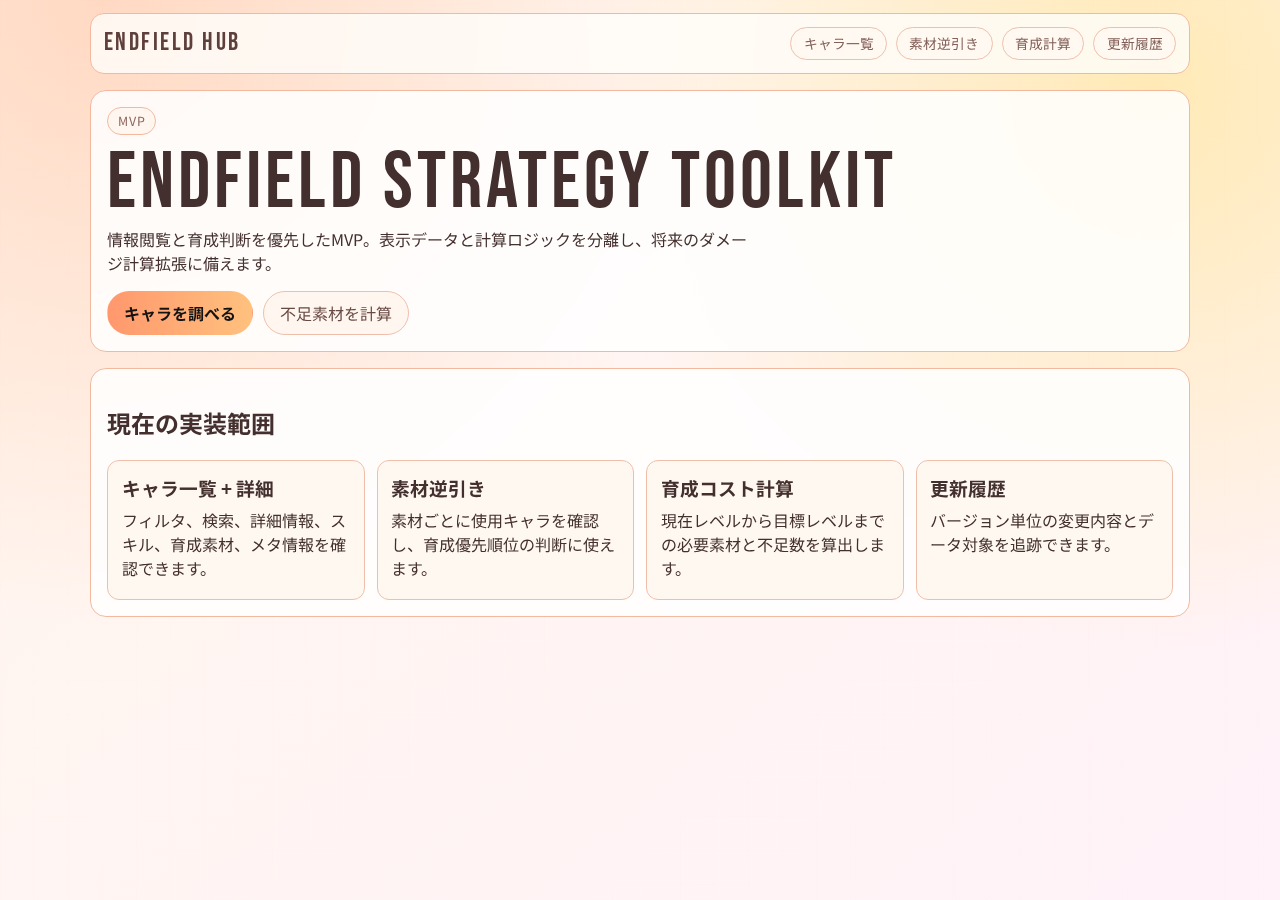
<file: index.html>
<!doctype html>
<html lang="ja">
<head>
  <meta charset="utf-8">
  <meta name="viewport" content="width=device-width, initial-scale=1">
  <title>Endfield 攻略・育成ハブ</title>
  <meta name="description" content="Endfieldの攻略情報、育成、計算ツールをまとめるMVPサイト。">
  <link rel="preconnect" href="https://fonts.googleapis.com">
  <link rel="preconnect" href="https://fonts.gstatic.com" crossorigin>
  <link href="https://fonts.googleapis.com/css2?family=Bebas+Neue&family=Noto+Sans+JP:wght@400;500;700;900&display=swap" rel="stylesheet">
  <link rel="stylesheet" href="./styles.css">
</head>
<body>
  <div class="bg-grid"></div>
  <header class="shell-header">
    <div class="shell-inner">
      <a class="logo" href="./index.html">ENDFIELD HUB</a>
      <nav class="top-nav">
        <a href="./characters.html">キャラ一覧</a>
        <a href="./materials.html">素材逆引き</a>
        <a href="./calculator.html">育成計算</a>
        <a href="./updates.html">更新履歴</a>
      </nav>
    </div>
  </header>

  <main class="shell-main">
    <section class="hero">
      <p class="badge">MVP</p>
      <h1>ENDFIELD STRATEGY TOOLKIT</h1>
      <p class="hero-copy">
        情報閲覧と育成判断を優先したMVP。表示データと計算ロジックを分離し、将来のダメージ計算拡張に備えます。
      </p>
      <div class="cta-row">
        <a class="btn-primary" href="./characters.html">キャラを調べる</a>
        <a class="btn-ghost" href="./calculator.html">不足素材を計算</a>
      </div>
    </section>

    <section class="panel">
      <h2>現在の実装範囲</h2>
      <div class="card-grid">
        <article class="info-card">
          <h3>キャラ一覧 + 詳細</h3>
          <p>フィルタ、検索、詳細情報、スキル、育成素材、メタ情報を確認できます。</p>
        </article>
        <article class="info-card">
          <h3>素材逆引き</h3>
          <p>素材ごとに使用キャラを確認し、育成優先順位の判断に使えます。</p>
        </article>
        <article class="info-card">
          <h3>育成コスト計算</h3>
          <p>現在レベルから目標レベルまでの必要素材と不足数を算出します。</p>
        </article>
        <article class="info-card">
          <h3>更新履歴</h3>
          <p>バージョン単位の変更内容とデータ対象を追跡できます。</p>
        </article>
      </div>
    </section>
  </main>
</body>
</html>
</file>
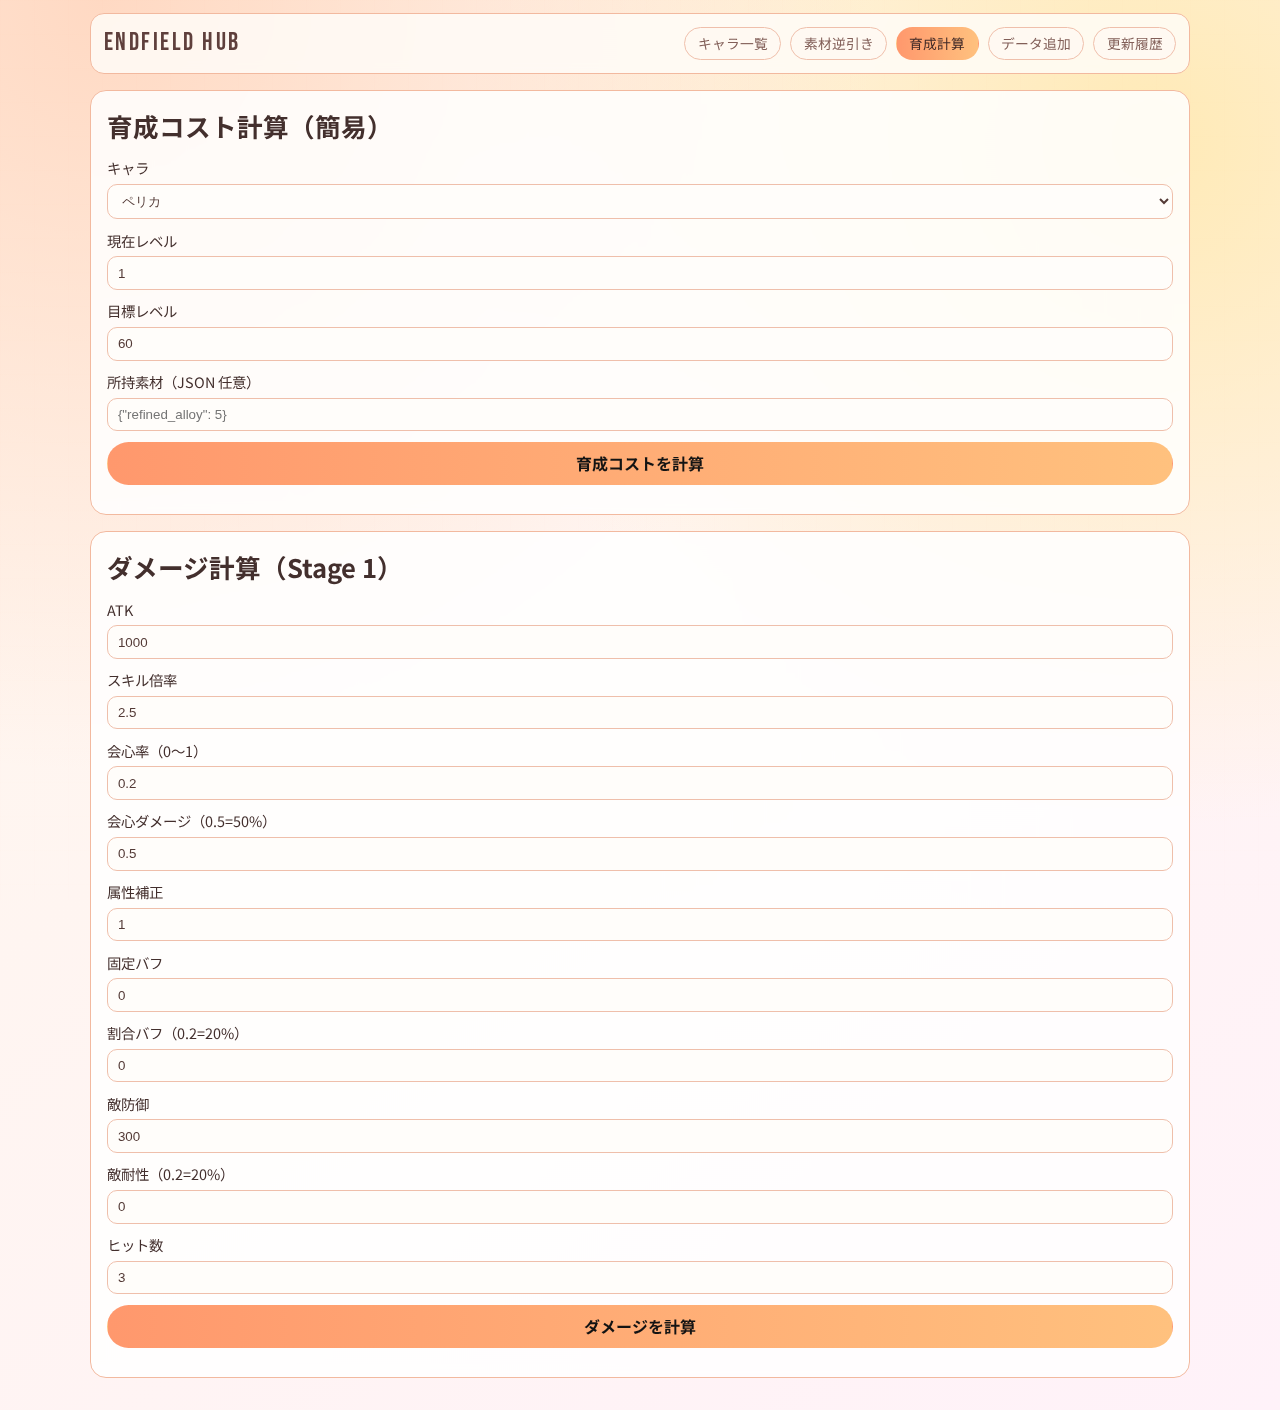
<file: calculator.html>
<!doctype html>
<html lang="ja">
<head>
  <meta charset="utf-8">
  <meta name="viewport" content="width=device-width, initial-scale=1">
  <title>育成コスト・ダメージ計算 | Endfield</title>
  <link rel="preconnect" href="https://fonts.googleapis.com">
  <link rel="preconnect" href="https://fonts.gstatic.com" crossorigin>
  <link href="https://fonts.googleapis.com/css2?family=Bebas+Neue&family=Noto+Sans+JP:wght@400;500;700;900&display=swap" rel="stylesheet">
  <link rel="stylesheet" href="./styles.css">
</head>
<body>
  <div class="bg-grid"></div>
  <header class="shell-header">
    <div class="shell-inner">
      <a class="logo" href="./index.html">ENDFIELD HUB</a>
      <nav class="top-nav">
        <a href="./characters.html">キャラ一覧</a>
        <a href="./materials.html">素材逆引き</a>
        <a class="is-current" href="./calculator.html">育成計算</a>
        <a href="./editor.html">データ追加</a>
        <a href="./updates.html">更新履歴</a>
      </nav>
    </div>
  </header>

  <main class="shell-main">
    <section class="panel">
      <div class="panel-head">
        <h1 class="page-title">育成コスト計算（簡易）</h1>
      </div>
      <form id="calcForm" class="form-grid">
        <label>キャラ
          <select id="characterSelect"></select>
        </label>
        <label>現在レベル
          <input id="currentLevel" type="number" min="1" max="60" value="1">
        </label>
        <label>目標レベル
          <input id="targetLevel" type="number" min="1" max="60" value="60">
        </label>
        <label>所持素材（JSON 任意）
          <input id="ownedMaterials" type="text" placeholder='{"refined_alloy": 5}'>
        </label>
        <button class="btn-primary" type="submit">育成コストを計算</button>
      </form>
      <div id="calcResult" class="stack"></div>
    </section>

    <section class="panel">
      <div class="panel-head">
        <h1 class="page-title">ダメージ計算（Stage 1）</h1>
      </div>
      <form id="damageForm" class="form-grid">
        <label>ATK
          <input id="dAtk" type="number" value="1000" min="0">
        </label>
        <label>スキル倍率
          <input id="dMultiplier" type="number" value="2.5" step="0.01" min="0">
        </label>
        <label>会心率（0〜1）
          <input id="dCritRate" type="number" value="0.2" step="0.01" min="0" max="1">
        </label>
        <label>会心ダメージ（0.5=50%）
          <input id="dCritDamage" type="number" value="0.5" step="0.01" min="0">
        </label>
        <label>属性補正
          <input id="dElementModifier" type="number" value="1" step="0.01" min="0">
        </label>
        <label>固定バフ
          <input id="dFlatBuff" type="number" value="0" step="1">
        </label>
        <label>割合バフ（0.2=20%）
          <input id="dPercentBuff" type="number" value="0" step="0.01">
        </label>
        <label>敵防御
          <input id="dEnemyDef" type="number" value="300" min="0">
        </label>
        <label>敵耐性（0.2=20%）
          <input id="dEnemyResist" type="number" value="0" step="0.01">
        </label>
        <label>ヒット数
          <input id="dHitCount" type="number" value="3" min="1">
        </label>
        <button class="btn-primary" type="submit">ダメージを計算</button>
      </form>
      <div id="damageResult" class="stack"></div>
    </section>
  </main>

  <script type="module" src="./assets/js/calculator.js"></script>
</body>
</html>
</file>
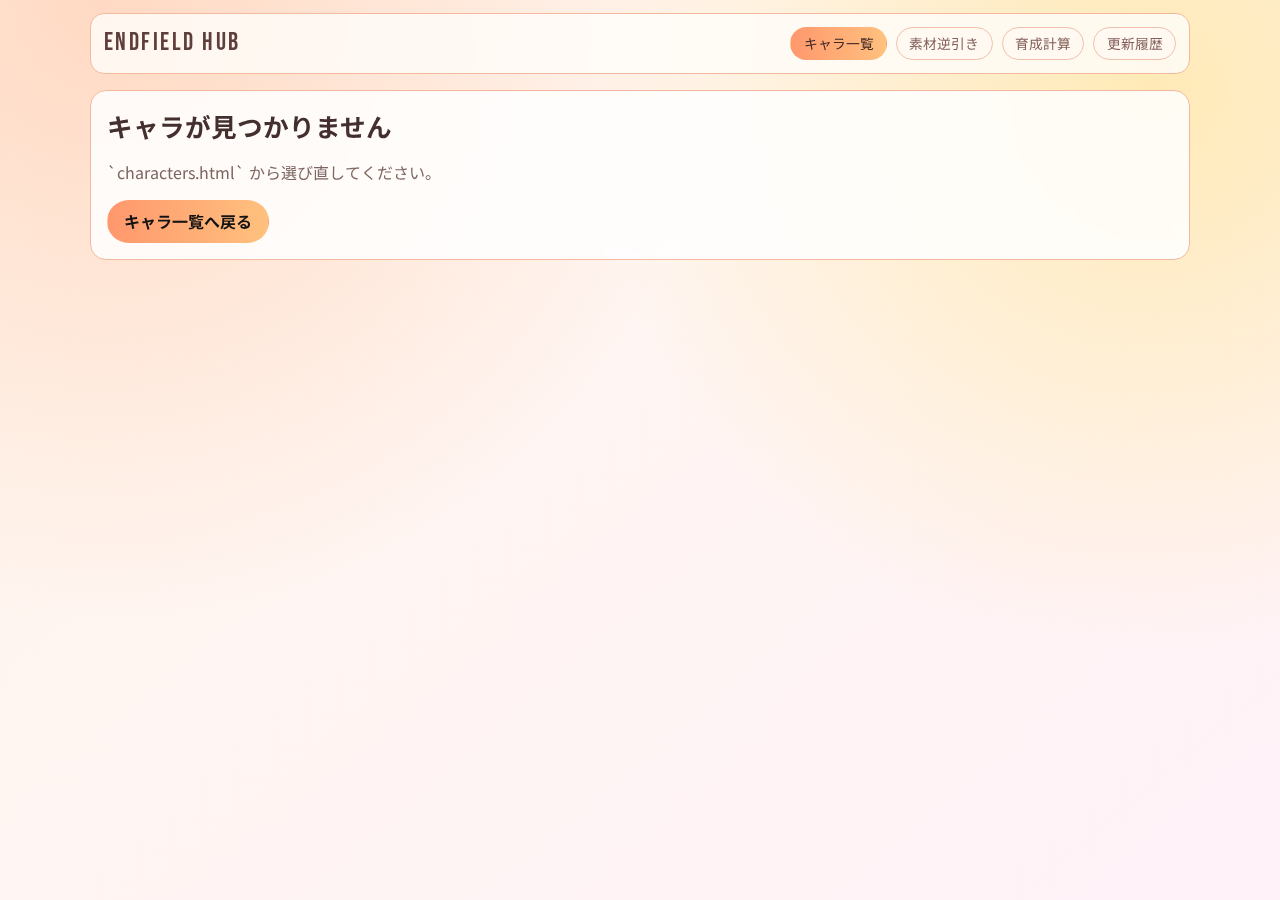
<file: character.html>
<!doctype html>
<html lang="ja">
<head>
  <meta charset="utf-8">
  <meta name="viewport" content="width=device-width, initial-scale=1">
  <title>キャラ詳細 | Endfield</title>
  <link rel="preconnect" href="https://fonts.googleapis.com">
  <link rel="preconnect" href="https://fonts.gstatic.com" crossorigin>
  <link href="https://fonts.googleapis.com/css2?family=Bebas+Neue&family=Noto+Sans+JP:wght@400;500;700;900&display=swap" rel="stylesheet">
  <link rel="stylesheet" href="./styles.css">
</head>
<body>
  <div class="bg-grid"></div>
  <header class="shell-header">
    <div class="shell-inner">
      <a class="logo" href="./index.html">ENDFIELD HUB</a>
      <nav class="top-nav">
        <a class="is-current" href="./characters.html">キャラ一覧</a>
        <a href="./materials.html">素材逆引き</a>
        <a href="./calculator.html">育成計算</a>
        <a href="./updates.html">更新履歴</a>
      </nav>
    </div>
  </header>

  <main class="shell-main">
    <section id="notFound" class="panel hidden">
      <h1 class="page-title">キャラが見つかりません</h1>
      <p class="muted">`characters.html` から選び直してください。</p>
      <a class="btn-primary" href="./characters.html">キャラ一覧へ戻る</a>
    </section>

    <section id="detailView" class="panel hidden">
      <div class="panel-head">
        <h1 id="charName" class="page-title"></h1>
        <span id="metaTag" class="chip"></span>
      </div>

      <div class="tab-list">
        <button class="tab-btn is-active" data-tab="overview">概要</button>
        <button class="tab-btn" data-tab="skills">スキル</button>
        <button class="tab-btn" data-tab="growth">育成</button>
        <button class="tab-btn" data-tab="build">ビルド</button>
      </div>

      <div id="tab-overview" class="tab-panel"></div>
      <div id="tab-skills" class="tab-panel hidden"></div>
      <div id="tab-growth" class="tab-panel hidden"></div>
      <div id="tab-build" class="tab-panel hidden"></div>
    </section>
  </main>

  <script type="module" src="./assets/js/character.js"></script>
</body>
</html>
</file>
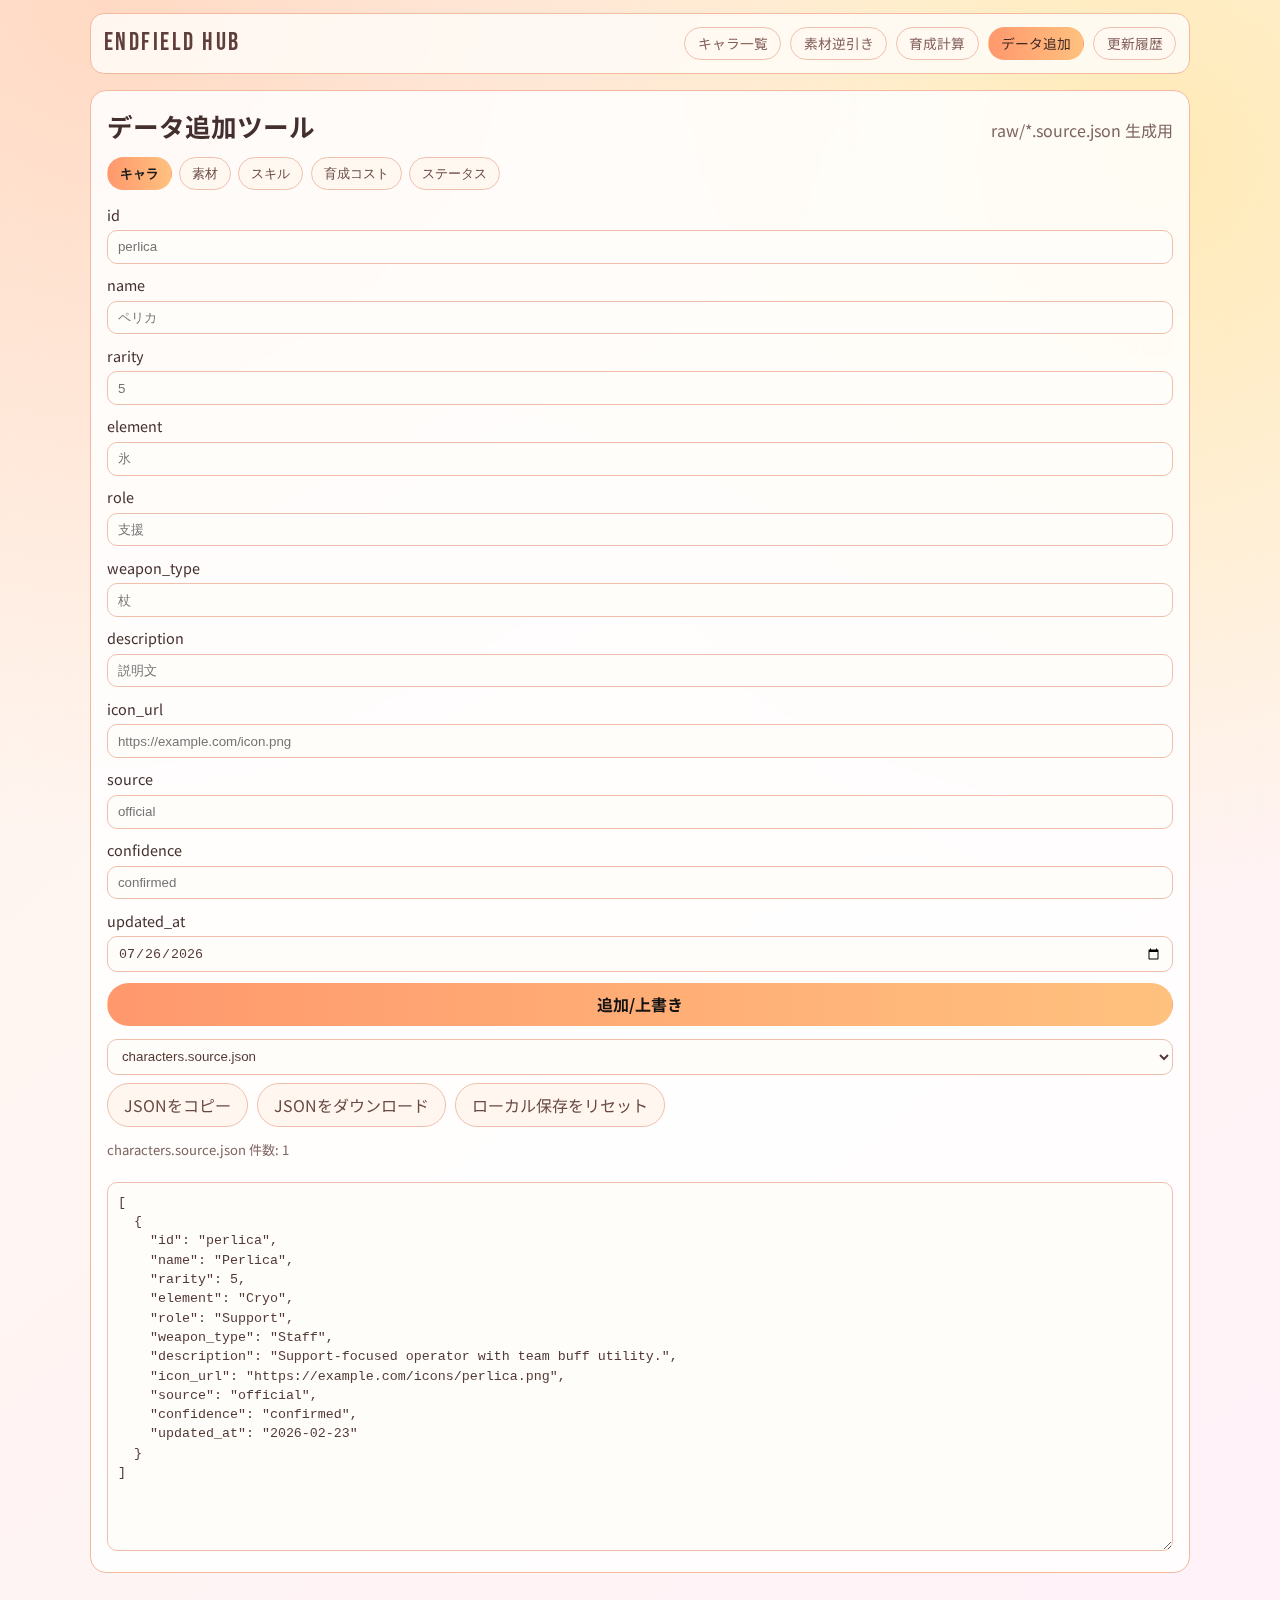
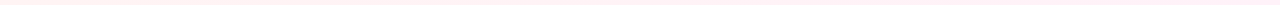
<file: editor.html>
<!doctype html>
<html lang="ja">
<head>
  <meta charset="utf-8">
  <meta name="viewport" content="width=device-width, initial-scale=1">
  <title>データ追加 | Endfield</title>
  <link rel="preconnect" href="https://fonts.googleapis.com">
  <link rel="preconnect" href="https://fonts.gstatic.com" crossorigin>
  <link href="https://fonts.googleapis.com/css2?family=Bebas+Neue&family=Noto+Sans+JP:wght@400;500;700;900&display=swap" rel="stylesheet">
  <link rel="stylesheet" href="./styles.css">
</head>
<body>
  <div class="bg-grid"></div>
  <header class="shell-header">
    <div class="shell-inner">
      <a class="logo" href="./index.html">ENDFIELD HUB</a>
      <nav class="top-nav">
        <a href="./characters.html">キャラ一覧</a>
        <a href="./materials.html">素材逆引き</a>
        <a href="./calculator.html">育成計算</a>
        <a class="is-current" href="./editor.html">データ追加</a>
        <a href="./updates.html">更新履歴</a>
      </nav>
    </div>
  </header>

  <main class="shell-main">
    <section class="panel">
      <div class="panel-head">
        <h1 class="page-title">データ追加ツール</h1>
        <span class="muted">raw/*.source.json 生成用</span>
      </div>

      <div class="tab-list">
        <button class="tab-btn is-active" data-tab="editor-characters">キャラ</button>
        <button class="tab-btn" data-tab="editor-materials">素材</button>
        <button class="tab-btn" data-tab="editor-skills">スキル</button>
        <button class="tab-btn" data-tab="editor-costs">育成コスト</button>
        <button class="tab-btn" data-tab="editor-stats">ステータス</button>
      </div>

      <div id="editor-characters" class="tab-panel">
        <form id="characterForm" class="form-grid"></form>
      </div>
      <div id="editor-materials" class="tab-panel hidden">
        <form id="materialForm" class="form-grid"></form>
      </div>
      <div id="editor-skills" class="tab-panel hidden">
        <form id="skillForm" class="form-grid"></form>
      </div>
      <div id="editor-costs" class="tab-panel hidden">
        <form id="costForm" class="form-grid"></form>
      </div>
      <div id="editor-stats" class="tab-panel hidden">
        <form id="statsForm" class="form-grid"></form>
      </div>

      <div class="editor-actions">
        <select id="datasetSelect">
          <option value="characters">characters.source.json</option>
          <option value="materials">materials.source.json</option>
          <option value="character_skills">character_skills.source.json</option>
          <option value="upgrade_costs">upgrade_costs.source.json</option>
          <option value="character_stats">character_stats.source.json</option>
        </select>
        <button id="copyBtn" class="btn-ghost" type="button">JSONをコピー</button>
        <button id="downloadBtn" class="btn-ghost" type="button">JSONをダウンロード</button>
        <button id="resetBtn" class="btn-ghost" type="button">ローカル保存をリセット</button>
      </div>

      <p id="editorStatus" class="tiny"></p>
      <textarea id="jsonOutput" rows="18"></textarea>
    </section>
  </main>

  <script type="module" src="./assets/js/editor.js"></script>
</body>
</html>
</file>
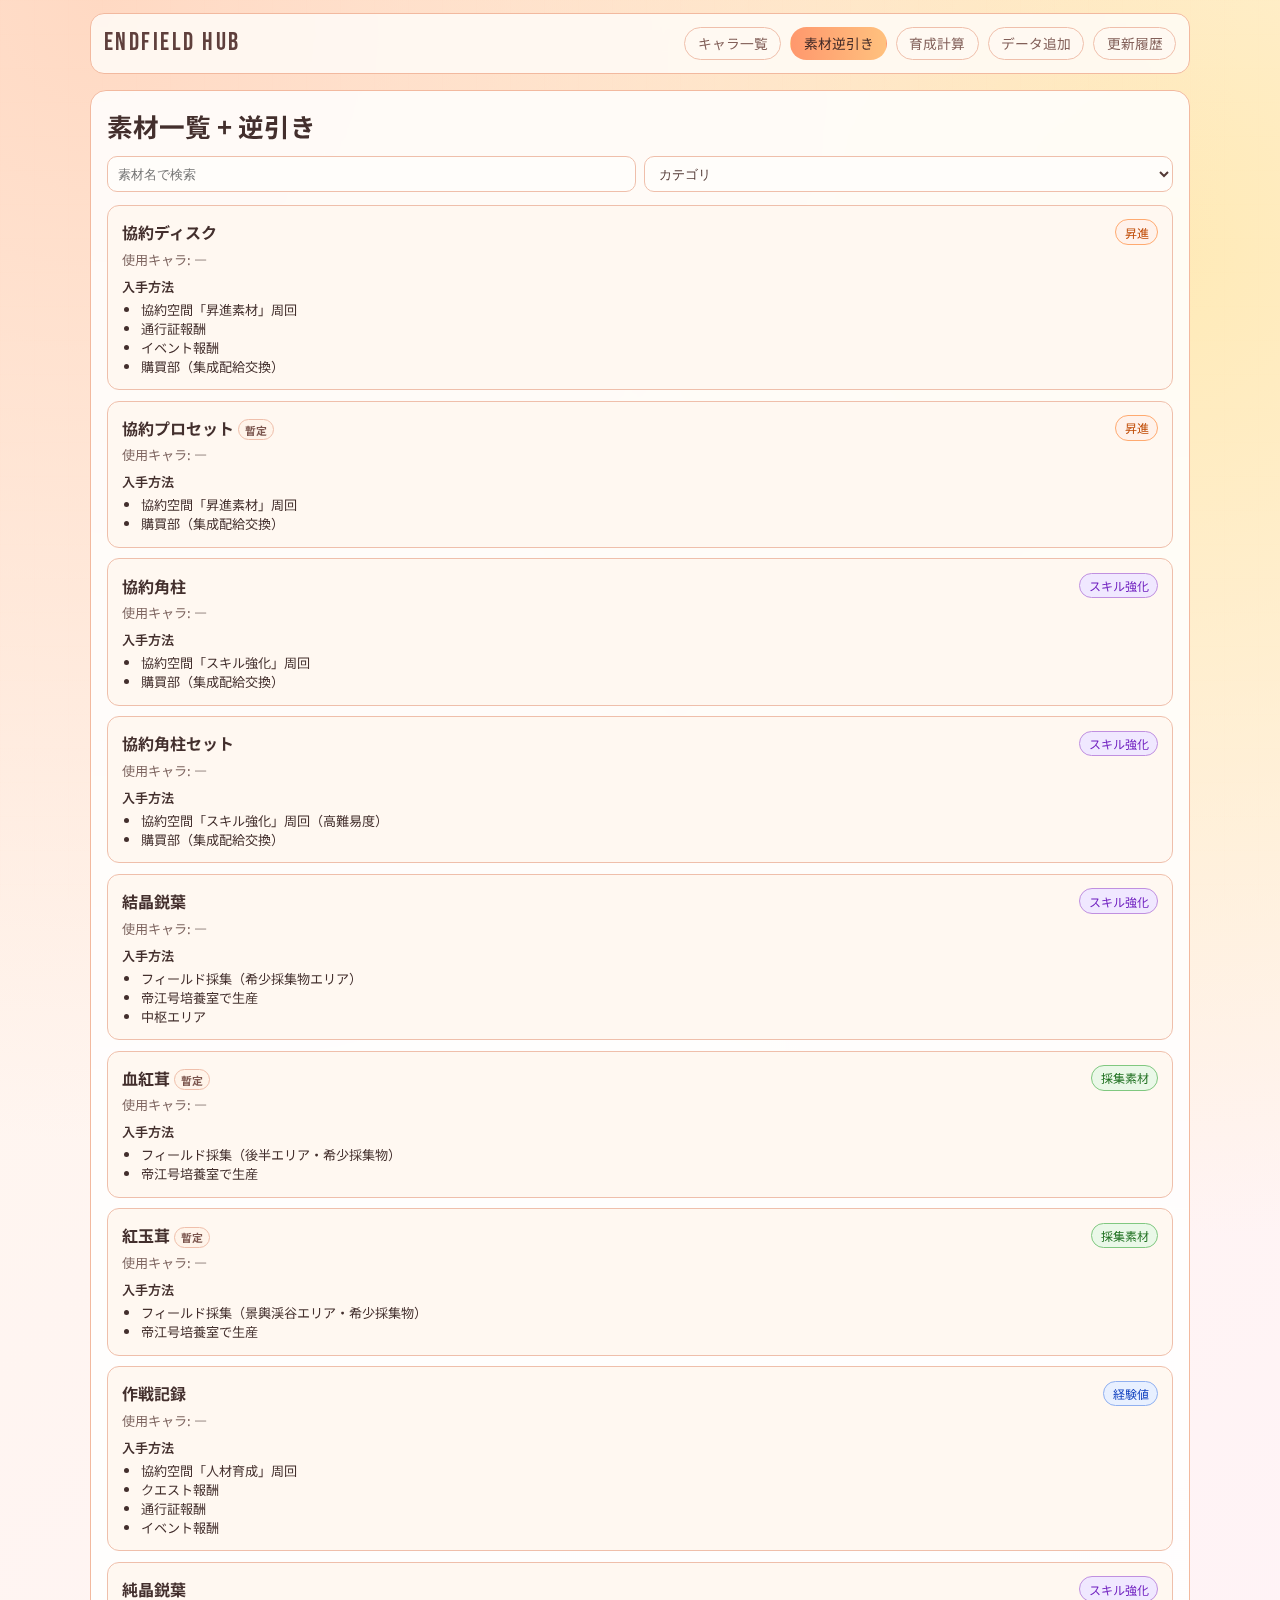
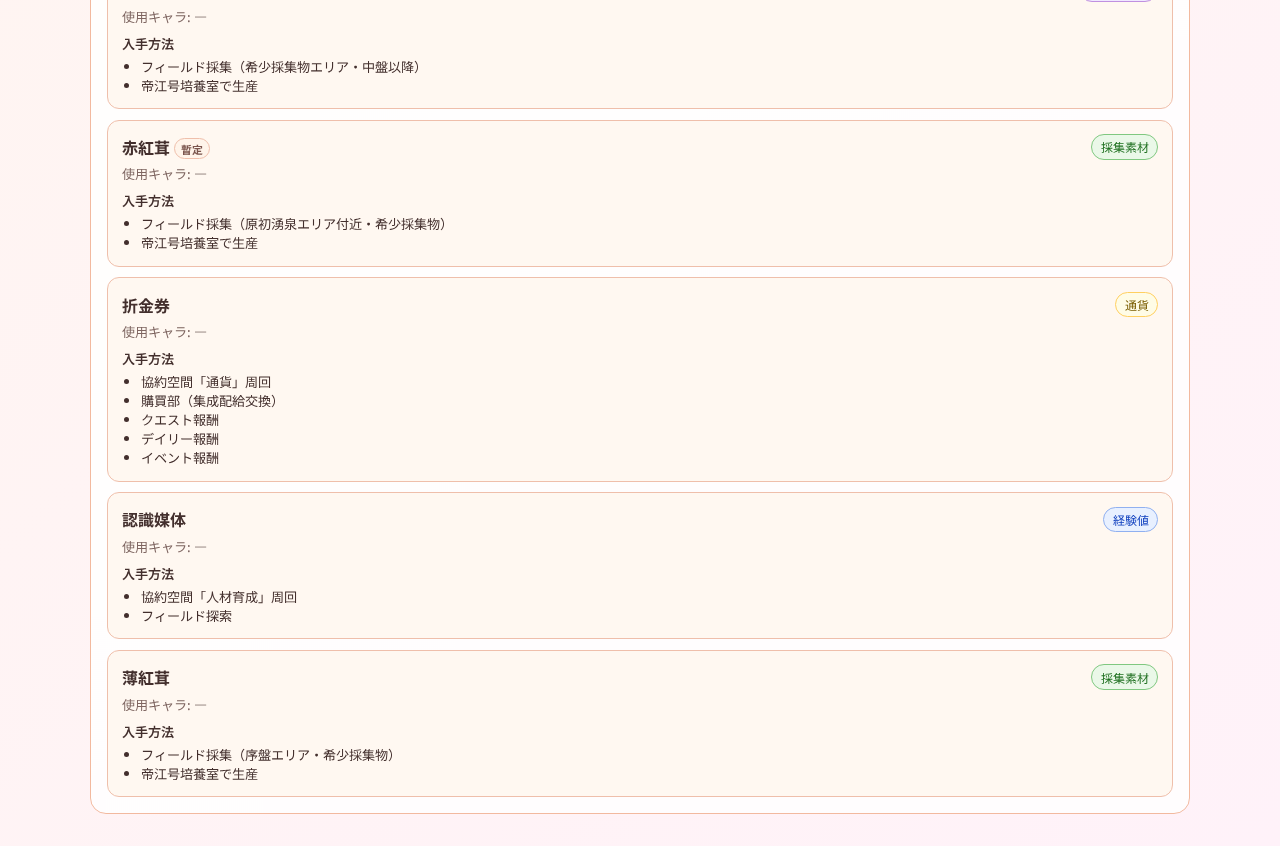
<file: materials.html>
<!doctype html>
<html lang="ja">
<head>
  <meta charset="utf-8">
  <meta name="viewport" content="width=device-width, initial-scale=1">
  <title>素材逆引き | Endfield</title>
  <link rel="preconnect" href="https://fonts.googleapis.com">
  <link rel="preconnect" href="https://fonts.gstatic.com" crossorigin>
  <link href="https://fonts.googleapis.com/css2?family=Bebas+Neue&family=Noto+Sans+JP:wght@400;500;700;900&display=swap" rel="stylesheet">
  <link rel="stylesheet" href="./styles.css">
</head>
<body>
  <div class="bg-grid"></div>
  <header class="shell-header">
    <div class="shell-inner">
      <a class="logo" href="./index.html">ENDFIELD HUB</a>
      <nav class="top-nav">
        <a href="./characters.html">キャラ一覧</a>
        <a class="is-current" href="./materials.html">素材逆引き</a>
        <a href="./calculator.html">育成計算</a>
        <a href="./editor.html">データ追加</a>
        <a href="./updates.html">更新履歴</a>
      </nav>
    </div>
  </header>
  <main class="shell-main">
    <section class="panel">
      <div class="panel-head">
        <h1 class="page-title">素材一覧 + 逆引き</h1>
      </div>
      <div class="filters">
        <input id="materialSearch" type="search" placeholder="素材名で検索">
        <select id="categoryFilter">
          <option value="">カテゴリ</option>
          <option value="昇進">昇進</option>
          <option value="スキル強化">スキル強化</option>
          <option value="採集素材">採集素材</option>
          <option value="経験値">経験値</option>
          <option value="通貨">通貨</option>
        </select>
      </div>
      <div id="materialList" class="stack"></div>
    </section>
  </main>
  <script type="module" src="./assets/js/materials.js"></script>
</body>
</html>
</file>
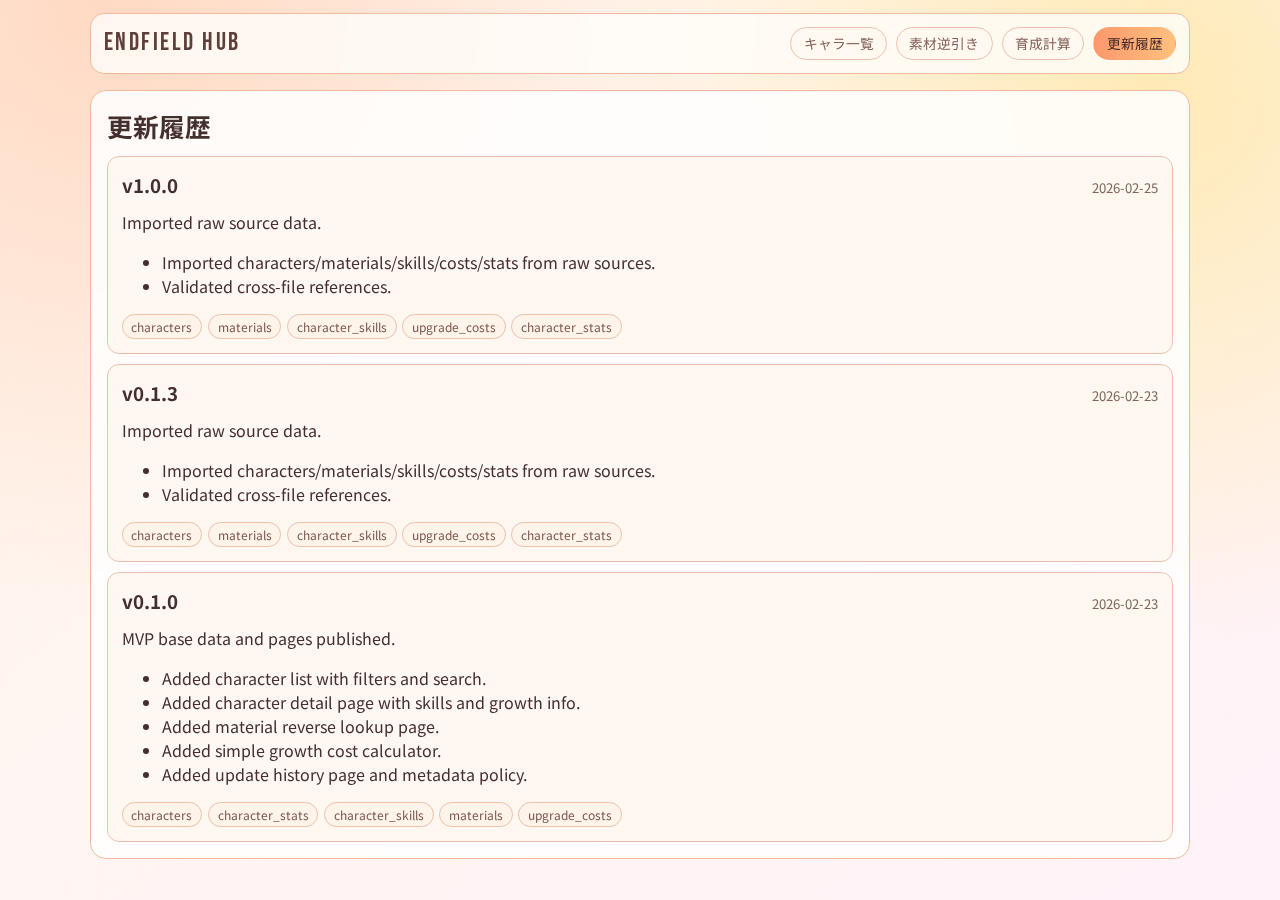
<file: updates.html>
<!doctype html>
<html lang="ja">
<head>
  <meta charset="utf-8">
  <meta name="viewport" content="width=device-width, initial-scale=1">
  <title>更新履歴 | Endfield</title>
  <link rel="preconnect" href="https://fonts.googleapis.com">
  <link rel="preconnect" href="https://fonts.gstatic.com" crossorigin>
  <link href="https://fonts.googleapis.com/css2?family=Bebas+Neue&family=Noto+Sans+JP:wght@400;500;700;900&display=swap" rel="stylesheet">
  <link rel="stylesheet" href="./styles.css">
</head>
<body>
  <div class="bg-grid"></div>
  <header class="shell-header">
    <div class="shell-inner">
      <a class="logo" href="./index.html">ENDFIELD HUB</a>
      <nav class="top-nav">
        <a href="./characters.html">キャラ一覧</a>
        <a href="./materials.html">素材逆引き</a>
        <a href="./calculator.html">育成計算</a>
        <a class="is-current" href="./updates.html">更新履歴</a>
      </nav>
    </div>
  </header>

  <main class="shell-main">
    <section class="panel">
      <div class="panel-head">
        <h1 class="page-title">更新履歴</h1>
      </div>
      <div id="updateList" class="stack"></div>
    </section>
  </main>

  <script type="module" src="./assets/js/updates.js"></script>
</body>
</html>
</file>
<file: styles.css>
:root {
  --bg: #fff6ef;
  --panel: #ffffffd8;
  --line: #f2b99f;
  --text: #432f2d;
  --muted: #7e6560;
  --accent: #ff986d;
  --accent-2: #ffc17e;
}

* {
  box-sizing: border-box;
}

html,
body {
  margin: 0;
  min-height: 100%;
}

body {
  font-family: "Noto Sans JP", sans-serif;
  color: var(--text);
  background:
    radial-gradient(circle at 8% 0, #ffd9c3 0%, transparent 42%),
    radial-gradient(circle at 90% 10%, #ffeab6 0%, transparent 40%),
    linear-gradient(140deg, #fff7ec, #fff2f9);
}

.bg-grid {
  position: fixed;
  inset: 0;
  pointer-events: none;
  opacity: 0.1;
  background-image:
    linear-gradient(to right, #ffb3901a 1px, transparent 1px),
    linear-gradient(to bottom, #ffb3901a 1px, transparent 1px);
  background-size: 34px 34px;
}

.shell-header,
.shell-main {
  width: min(1100px, calc(100% - 2rem));
  margin-inline: auto;
}

.shell-header {
  position: sticky;
  top: 0.8rem;
  z-index: 2;
}

.shell-inner {
  margin-top: 0.8rem;
  border: 1px solid var(--line);
  border-radius: 14px;
  background: #fffdf9d1;
  backdrop-filter: blur(6px);
  padding: 0.8rem;
  display: flex;
  justify-content: space-between;
  gap: 1rem;
  align-items: center;
  flex-wrap: wrap;
}

.logo {
  font: 400 1.55rem/1 "Bebas Neue", sans-serif;
  letter-spacing: 0.1em;
  text-decoration: none;
  color: #5f3f3c;
}

.top-nav {
  display: flex;
  flex-wrap: wrap;
  gap: 0.55rem;
}

.top-nav a {
  text-decoration: none;
  color: #825f58;
  border: 1px solid #efbfab;
  background: #fff9f2;
  border-radius: 999px;
  padding: 0.35rem 0.78rem;
  font-size: 0.86rem;
}

.top-nav a.is-current,
.top-nav a:hover {
  color: #3f2826;
  border-color: transparent;
  background: linear-gradient(90deg, var(--accent), var(--accent-2));
}

.shell-main {
  padding: 1rem 0 2rem;
  display: grid;
  gap: 1rem;
}

.hero,
.panel {
  background: var(--panel);
  border: 1px solid var(--line);
  border-radius: 16px;
  padding: 1rem;
  backdrop-filter: blur(6px);
}

.badge {
  margin: 0;
  display: inline-block;
  border: 1px solid var(--line);
  border-radius: 999px;
  padding: 0.25rem 0.6rem;
  color: #8d665f;
  background: #fff7ef;
  font-size: 0.78rem;
  letter-spacing: 0.08em;
}

.hero h1 {
  margin: 0.8rem 0 0.4rem;
  font: 400 clamp(2.2rem, 10vw, 5rem) "Bebas Neue", sans-serif;
  letter-spacing: 0.05em;
  line-height: 0.92;
}

.hero-copy {
  margin: 0;
  max-width: 72ch;
  color: var(--muted);
}

.cta-row {
  margin-top: 1rem;
  display: flex;
  gap: 0.6rem;
  flex-wrap: wrap;
}

.btn-primary,
.btn-ghost {
  display: inline-flex;
  align-items: center;
  justify-content: center;
  text-decoration: none;
  border-radius: 999px;
  padding: 0.55rem 1rem;
  cursor: pointer;
  border: 1px solid var(--line);
  font: inherit;
}

.btn-primary {
  border-color: transparent;
  background: linear-gradient(90deg, var(--accent), var(--accent-2));
  color: #131313;
  font-weight: 700;
}

.btn-ghost {
  color: #694943;
  border-color: #efbfab;
  background: #fff7ef;
}

.panel-head {
  display: flex;
  justify-content: space-between;
  align-items: baseline;
  gap: 0.8rem;
  flex-wrap: wrap;
}

.page-title {
  margin: 0;
  font-size: clamp(1.2rem, 4vw, 1.6rem);
}

.muted {
  color: var(--muted);
}

.tiny {
  color: var(--muted);
  font-size: 0.82rem;
}

.filters {
  margin-top: 0.8rem;
  display: grid;
  grid-template-columns: repeat(auto-fit, minmax(170px, 1fr));
  gap: 0.55rem;
}

input,
select {
  width: 100%;
  border: 1px solid #efbfab;
  border-radius: 10px;
  padding: 0.52rem 0.62rem;
  background: #fffdfa;
  color: #533a36;
}

.form-grid {
  margin-top: 0.85rem;
  display: grid;
  gap: 0.65rem;
}

.form-grid label {
  display: grid;
  gap: 0.35rem;
  font-size: 0.9rem;
}

.card-grid {
  margin-top: 0.85rem;
  display: grid;
  grid-template-columns: repeat(auto-fit, minmax(220px, 1fr));
  gap: 0.75rem;
}

.info-card,
.soft-card {
  border: 1px solid #efbfab;
  border-radius: 12px;
  background: #fff8f1;
  padding: 0.85rem;
}

.info-card h3,
.soft-card h3 {
  margin: 0 0 0.4rem;
}

.info-card p,
.soft-card p {
  margin: 0.35rem 0;
}

.row {
  display: flex;
  justify-content: space-between;
  align-items: center;
  gap: 0.65rem;
}

.chip-row {
  display: flex;
  flex-wrap: wrap;
  gap: 0.35rem;
}

.chip {
  display: inline-flex;
  border-radius: 999px;
  border: 1px solid #efbfab;
  background: #fff4ea;
  color: #7b554d;
  padding: 0.2rem 0.55rem;
  font-size: 0.75rem;
  white-space: nowrap;
}

.text-link {
  color: #cb6c46;
}

.stack {
  margin-top: 0.8rem;
  display: grid;
  gap: 0.65rem;
}

.tab-list {
  margin-top: 0.85rem;
  display: flex;
  gap: 0.45rem;
  flex-wrap: wrap;
}

.tab-btn {
  border: 1px solid #efbfab;
  border-radius: 999px;
  background: #fff8f1;
  color: #6c4c46;
  padding: 0.4rem 0.75rem;
  cursor: pointer;
}

.tab-btn.is-active {
  border-color: transparent;
  background: linear-gradient(90deg, var(--accent), var(--accent-2));
  color: #1a1a1a;
  font-weight: 700;
}

.tab-panel {
  margin-top: 0.7rem;
}

.kv-grid {
  display: grid;
  grid-template-columns: repeat(auto-fit, minmax(170px, 1fr));
  gap: 0.4rem;
}

.data-table {
  width: 100%;
  border-collapse: collapse;
  margin-top: 0.6rem;
}

.data-table th,
.data-table td {
  border: 1px solid #efbfab;
  text-align: left;
  padding: 0.45rem;
  font-size: 0.9rem;
}

.hidden {
  display: none;
}

.editor-actions {
  margin-top: 0.8rem;
  display: flex;
  gap: 0.55rem;
  flex-wrap: wrap;
}

textarea {
  width: 100%;
  margin-top: 0.6rem;
  border: 1px solid #efbfab;
  border-radius: 10px;
  padding: 0.62rem;
  background: #fffdfa;
  color: #533a36;
  font-family: ui-monospace, SFMono-Regular, Menlo, Consolas, monospace;
  line-height: 1.45;
}

@media (max-width: 620px) {
  .shell-header,
  .shell-main {
    width: calc(100% - 1.1rem);
  }
}

/* Home page cute theme */
.home-page {
  --bg: #fff6ef;
  --panel: #ffffffd8;
  --line: #f2b99f;
  --text: #432f2d;
  --muted: #7e6560;
  --accent: #ff986d;
  --accent-2: #ffc17e;
  background:
    radial-gradient(circle at 10% 0%, #ffd9c3 0%, transparent 42%),
    radial-gradient(circle at 90% 10%, #ffeab6 0%, transparent 40%),
    linear-gradient(140deg, #fff7ec, #fff2f9);
}

.home-page .bg-grid {
  opacity: 0.1;
  background-image:
    linear-gradient(to right, #ffb3901a 1px, transparent 1px),
    linear-gradient(to bottom, #ffb3901a 1px, transparent 1px);
}

.home-blob {
  position: fixed;
  z-index: 0;
  border-radius: 999px;
  filter: blur(6px);
  opacity: 0.45;
  pointer-events: none;
}

.home-blob-a {
  width: 240px;
  height: 240px;
  right: 6%;
  top: 18%;
  background: radial-gradient(circle at 30% 30%, #ffb08f, #ffcfb8);
  animation: bobA 6s ease-in-out infinite;
}

.home-blob-b {
  width: 180px;
  height: 180px;
  left: 8%;
  bottom: 10%;
  background: radial-gradient(circle at 40% 20%, #ffd78e, #ffecc6);
  animation: bobB 5s ease-in-out infinite;
}

.home-page .shell-header,
.home-page .shell-main {
  position: relative;
  z-index: 1;
}

.home-page .shell-inner {
  border-color: #efbfab;
  background: #fffdf9d1;
}

.home-page .logo {
  color: #5f3f3c;
}

.home-page .top-nav a {
  color: #825f58;
  border-color: #efbfab;
  background: #fff9f2;
}

.home-page .hero-cute {
  overflow: hidden;
  border-color: #efbfab;
  background:
    radial-gradient(circle at 100% 0%, #ffe4b3 0%, transparent 45%),
    linear-gradient(160deg, #fffdf8, #fff4ee);
}

.home-page .hero-cute h1 {
  line-height: 0.86;
}

.badge-cute {
  border-color: #efbfab;
  color: #8d665f;
  background: #fff7ef;
}

.home-page .btn-ghost {
  border-color: #efbfab;
  color: #694943;
  background: #fff7ef;
}

.home-mini-grid {
  margin-top: 1rem;
  display: grid;
  grid-template-columns: repeat(auto-fit, minmax(190px, 1fr));
  gap: 0.55rem;
}

.mini-pill {
  margin: 0;
  border: 1px solid #efbfab;
  border-radius: 999px;
  background: #fff7ef;
  color: #7c5953;
  padding: 0.42rem 0.75rem;
  font-size: 0.84rem;
  text-align: center;
}

.panel-cute {
  border-color: #efbfab;
  background:
    radial-gradient(circle at 0 100%, #ffe9db 0%, transparent 35%),
    #fffdf9d9;
}

.info-card-cute {
  border-color: #efbfab;
  background: #fff8f1;
}

@keyframes bobA {
  0%,
  100% {
    transform: translateY(0);
  }
  50% {
    transform: translateY(-10px);
  }
}

@keyframes bobB {
  0%,
  100% {
    transform: translateY(0);
  }
  50% {
    transform: translateY(8px);
  }
}

/* ===== 属性カラー ===== */
.elem-physical { background: #efe9e3; color: #5c5047; border-color: #c0a898; }
.elem-fire     { background: #fff2eb; color: #bf4800; border-color: #ffaa70; }
.elem-ice      { background: #ebf3ff; color: #1a5fbf; border-color: #80b0f0; }
.elem-elec     { background: #fffce6; color: #7a5c00; border-color: #ffd060; }
.elem-nature   { background: #eaf8e8; color: #1f7020; border-color: #80c880; }

/* ===== 役割カラー ===== */
.role-frontline { background: #ffe8e3; color: #bf3020; border-color: #f0a090; }
.role-vanguard  { background: #e8f0ff; color: #1040bf; border-color: #90b0f0; }
.role-defender  { background: #f8f0e0; color: #8b6000; border-color: #d8b860; }
.role-caster    { background: #f0e8ff; color: #7020c0; border-color: #c090e0; }
.role-support   { background: #e8ffee; color: #108028; border-color: #80d090; }
.role-assault   { background: #ffe3eb; color: #bf2040; border-color: #f090a8; }

/* ===== キャラアイコン（プレースホルダー） ===== */
.char-icon {
  width: 52px;
  height: 52px;
  border-radius: 10px;
  display: flex;
  align-items: center;
  justify-content: center;
  font-size: 1.05rem;
  font-weight: 700;
  flex-shrink: 0;
  border: 1.5px solid;
}
.char-icon img {
  width: 100%;
  height: 100%;
  object-fit: cover;
  border-radius: inherit;
}

/* ===== キャラ一覧カード ===== */
.char-card {
  cursor: pointer;
  transition: box-shadow 0.15s, transform 0.12s;
  border-left: 3px solid var(--line);
}
.char-card:hover {
  box-shadow: 0 4px 18px rgba(242, 185, 159, 0.4);
  transform: translateY(-2px);
}
.char-card[data-element="物理"] { border-left-color: #b0a098; }
.char-card[data-element="灼熱"] { border-left-color: #ff8040; }
.char-card[data-element="寒冷"] { border-left-color: #4090ff; }
.char-card[data-element="電磁"] { border-left-color: #ffc040; }
.char-card[data-element="自然"] { border-left-color: #40b840; }

.char-card-top {
  display: flex;
  align-items: center;
  gap: 0.65rem;
  margin-bottom: 0.55rem;
}
.char-card-meta { flex: 1; min-width: 0; }
.char-card-meta h3 { margin: 0 0 0.15rem; font-size: 1rem; white-space: nowrap; overflow: hidden; text-overflow: ellipsis; }
.char-stars { color: var(--accent); font-size: 0.76rem; letter-spacing: -0.06em; }

/* ===== ホーム文字可読性 ===== */
.hero-copy { color: var(--text); }
.home-page .info-card-cute p { color: var(--text); }

/* ===== 素材カテゴリチップ ===== */
.cat-ascend { background: #fff2eb; color: #bf4800; border-color: #ffaa70; }
.cat-skill  { background: #f0e8ff; color: #7020c0; border-color: #c090e0; }
.cat-gather { background: #eaf8e8; color: #1f7020; border-color: #80c880; }
.cat-exp    { background: #e8f0ff; color: #1040bf; border-color: #90b0f0; }
.cat-credit { background: #fffce6; color: #7a5c00; border-color: #ffd060; }

/* ===== レア度別の星色 ===== */
.rarity-stars-6 { color: #e05010; }
.rarity-stars-5 { color: #d08000; }
.rarity-stars-4 { color: #909090; }

/* ===== キャラ詳細ページ ===== */
.char-detail-top { display: flex; align-items: flex-start; gap: 1rem; margin-bottom: 0.8rem; }
.char-detail-icon {
  width: 80px; height: 80px; border-radius: 14px;
  display: flex; align-items: center; justify-content: center;
  font-size: 1.4rem; font-weight: 700; flex-shrink: 0; border: 2px solid;
}
.char-detail-icon img { width: 100%; height: 100%; object-fit: cover; border-radius: inherit; }
.char-detail-info { flex: 1; min-width: 0; }
.char-detail-chips { margin-bottom: 0.5rem; }
.char-detail-desc { margin: 0 0 0.5rem; line-height: 1.6; }
.char-meta-line { color: var(--muted); font-size: 0.8rem; margin: 0 0 0.8rem; }
.back-link { display: inline-flex; align-items: center; gap: 0.3rem; margin-bottom: 0.8rem; font-size: 0.88rem; text-decoration: none; color: #825f58; }
.back-link:hover { color: var(--accent); }
@media (max-width: 480px) {
  .char-detail-top { flex-direction: column; }
  .char-detail-icon { width: 64px; height: 64px; }
}
</file>
